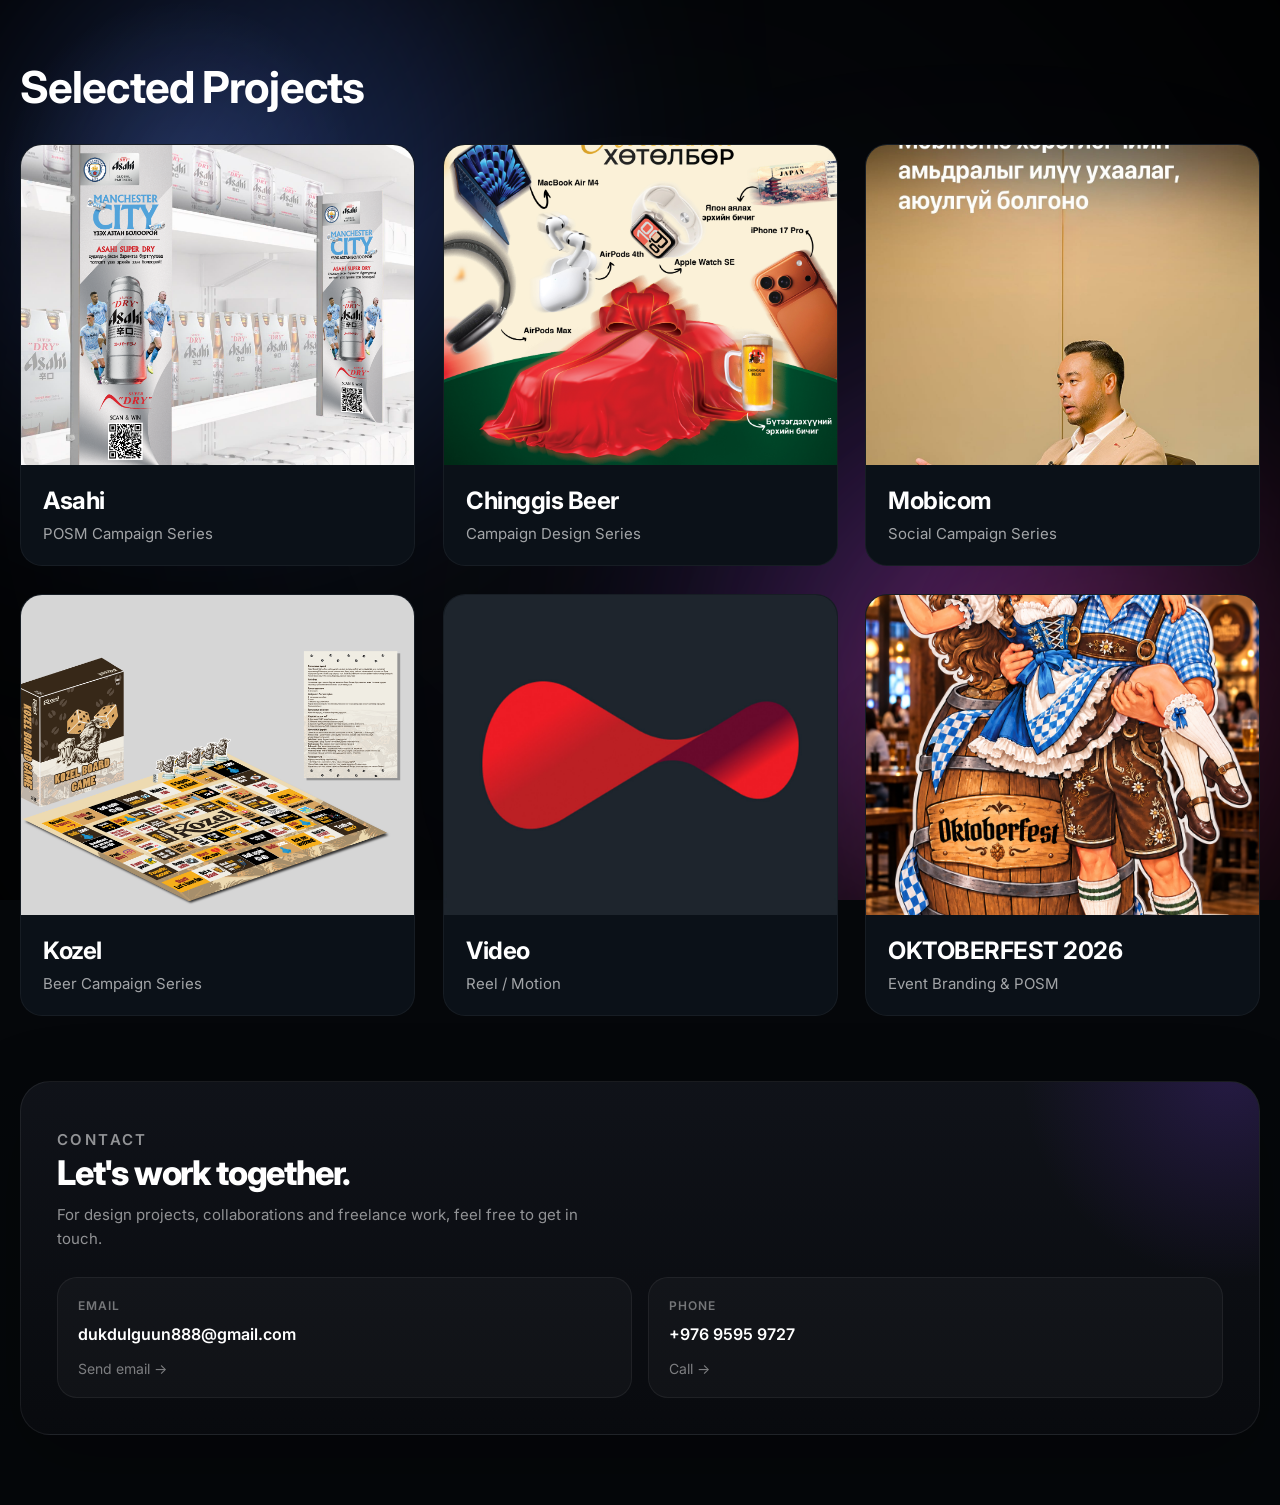
<file: index.html>
<!DOCTYPE html>
<html lang="mn">
<head>
<meta charset="UTF-8">
<meta name="viewport" content="width=device-width, initial-scale=1.0">

<title>Portfolio</title>

<link rel="preconnect" href="https://fonts.googleapis.com">
<link rel="preconnect" href="https://fonts.gstatic.com" crossorigin>
<link href="https://fonts.googleapis.com/css2?family=Inter:wght@300;400;500;600;700;800;900&display=swap" rel="stylesheet">

<style>

*{
box-sizing:border-box;
}

html{
scroll-behavior:smooth;
}

body{
margin:0;
font-family:Inter,sans-serif;
background:#05070a;
color:white;
overflow-x:hidden;
}


/* =========================
   BACKGROUND
========================= */

.bg{
position:fixed;
inset:0;
z-index:-5;
overflow:hidden;
}

.light{
position:absolute;
width:560px;
height:560px;
border-radius:50%;
filter:blur(130px);
opacity:.35;
mix-blend-mode:screen;
animation:float 18s ease-in-out infinite alternate;
}

.light1{
background:#4f7cff;
top:-120px;
left:-80px;
}

.light2{
background:#ff3c82;
bottom:-160px;
right:-120px;
animation-duration:22s;
}

.light3{
background:#7c3aed;
top:40%;
left:55%;
animation-duration:26s;
opacity:.25;
}

@keyframes float{

0%{
transform:translate(0,0) scale(1);
}

100%{
transform:translate(60px,-40px) scale(1.2);
}

}

.vignette{
position:fixed;
inset:0;
background:
radial-gradient(
circle at center,
transparent 40%,
rgba(0,0,0,.72) 100%
);
z-index:-4;
}


/* =========================
   CURSOR GLOW
========================= */

.cursor-glow{
position:fixed;
width:360px;
height:360px;
border-radius:50%;
background:
radial-gradient(
circle,
rgba(100,140,255,.18),
rgba(100,140,255,0) 70%
);
pointer-events:none;
z-index:-2;
mix-blend-mode:screen;
transition:transform .07s linear;
}


/* =========================
   MAIN LAYOUT
========================= */

.container{
width:1280px;
max-width:calc(100% - 40px);
margin:auto;
padding:60px 0 65px;
}

h1{
font-size:44px;
margin:0 0 30px;
letter-spacing:-.02em;
}


/* =========================
   PROJECT GRID
========================= */

.grid{
display:grid;
grid-template-columns:repeat(3,minmax(0,1fr));
gap:28px;
}


/* =========================
   PROJECT CARD
========================= */

.project-card{
contain:layout paint;
background:#0b1118;
border-radius:22px;
overflow:hidden;
border:1px solid rgba(255,255,255,.05);
transition:
transform .25s ease,
border-color .25s ease,
box-shadow .25s ease;
will-change:transform;
text-decoration:none;
color:white;
display:block;
min-width:0;
}

.project-card:hover{
transform:translateY(-6px);
border-color:rgba(255,255,255,.15);
box-shadow:0 20px 45px rgba(0,0,0,.35);
}


/* =========================
   THUMBNAIL
========================= */

.project-thumb{
height:320px;
overflow:hidden;
background:#111;
}

.project-thumb img{
width:100%;
height:100%;
object-fit:cover;
display:block;
transition:transform .35s ease;
}

.project-card:hover .project-thumb img{
transform:scale(1.05);
}


/* =========================
   PROJECT TEXT
========================= */

.project-info{
padding:22px;
}

.project-info h3{
margin:0;
font-size:24px;
line-height:1.2;
letter-spacing:-.02em;
}

.project-info p{
margin:8px 0 0;
opacity:.62;
font-size:15px;
}


/* =========================
   CONTACT FOOTER
========================= */

.footer{
width:1280px;
max-width:calc(100% - 40px);
margin:0 auto;
padding:0 0 70px;
}

.footer-inner{
position:relative;
overflow:hidden;
padding:36px;
background:
linear-gradient(
180deg,
rgba(17,20,27,.92) 0%,
rgba(9,11,15,.96) 100%
);
border:1px solid rgba(255,255,255,.07);
border-radius:30px;
box-shadow:0 25px 80px rgba(0,0,0,.28);
}

.footer-inner::before{
content:"";
position:absolute;
width:420px;
height:420px;
border-radius:50%;
right:-180px;
top:-220px;
background:
radial-gradient(
circle,
rgba(124,58,237,.20),
transparent 70%
);
pointer-events:none;
}

.footer-head{
position:relative;
z-index:1;
margin-bottom:26px;
}

.footer-label{
margin:0 0 8px;
font-size:12px;
font-weight:600;
letter-spacing:.16em;
text-transform:uppercase;
color:rgba(255,255,255,.42);
}

.footer-head h2{
margin:0;
font-size:34px;
font-weight:800;
letter-spacing:-.035em;
}

.footer-head p{
margin:10px 0 0;
max-width:540px;
font-size:15px;
line-height:1.6;
color:rgba(255,255,255,.55);
}


/* =========================
   CONTACT GRID
========================= */

.contact-grid{
position:relative;
z-index:1;
display:grid;
grid-template-columns:repeat(2,minmax(0,1fr));
gap:16px;
}

.contact-card{
display:block;
padding:20px;
border-radius:20px;
background:rgba(255,255,255,.03);
border:1px solid rgba(255,255,255,.06);
text-decoration:none;
color:white;
transition:
transform .25s ease,
border-color .25s ease,
background .25s ease;
}

.contact-card:hover{
transform:translateY(-4px);
border-color:rgba(255,255,255,.14);
background:rgba(255,255,255,.055);
}

.contact-title{
display:block;
margin-bottom:9px;
font-size:12px;
font-weight:600;
letter-spacing:.08em;
text-transform:uppercase;
color:rgba(255,255,255,.42);
}

.contact-value{
display:block;
font-size:16px;
font-weight:600;
line-height:1.5;
word-break:break-word;
}

.contact-arrow{
display:block;
margin-top:14px;
font-size:14px;
opacity:.45;
transition:.25s;
}

.contact-card:hover .contact-arrow{
opacity:.9;
transform:translateX(3px);
}


/* =========================
   RESPONSIVE
========================= */

@media(max-width:1100px){

.grid{
grid-template-columns:repeat(2,minmax(0,1fr));
}

.contact-grid{
grid-template-columns:1fr;
}

}

@media(max-width:700px){

.container{
max-width:calc(100% - 24px);
padding:40px 0 50px;
}

.footer{
max-width:calc(100% - 24px);
padding-bottom:45px;
}

h1{
font-size:34px;
}

.grid{
grid-template-columns:1fr;
gap:20px;
}

.project-thumb{
height:260px;
}

.footer-inner{
padding:26px;
border-radius:24px;
}

.footer-head h2{
font-size:28px;
}

}

</style>
</head>


<body>


<!-- =========================
     BACKGROUND
========================= -->

<div class="bg">
<div class="light light1"></div>
<div class="light light2"></div>
<div class="light light3"></div>
</div>

<div class="vignette"></div>

<div class="cursor-glow"></div>


<!-- =========================
     PROJECTS
========================= -->

<div class="container">

<h1>Selected Projects</h1>

<div class="grid">


<!-- =========================
     ASAHI
========================= -->

<a href="asahi.html" class="project-card">

<div class="project-thumb">
<img
src="work1.jpg.png"
alt="Asahi"
loading="lazy"
decoding="async">
</div>

<div class="project-info">
<h3>Asahi</h3>
<p>POSM Campaign Series</p>
</div>

</a>


<!-- =========================
     CHINGGIS BEER
========================= -->

<a href="chinggis.html" class="project-card">

<div class="project-thumb">
<img
src="CB work1.jpg.jpg"
alt="Chinggis Beer"
loading="lazy"
decoding="async">
</div>

<div class="project-info">
<h3>Chinggis Beer</h3>
<p>Campaign Design Series</p>
</div>

</a>


<!-- =========================
     MOBICOM
========================= -->

<a href="mobicom.html" class="project-card">

<div class="project-thumb">
<img
src="mb1.jpg.jpeg"
alt="Mobicom"
loading="lazy"
decoding="async">
</div>

<div class="project-info">
<h3>Mobicom</h3>
<p>Social Campaign Series</p>
</div>

</a>


<!-- =========================
     KOZEL
========================= -->

<a href="kozel.html" class="project-card">

<div class="project-thumb">
<img
src="kozel-1.jpg.png"
alt="Kozel"
loading="lazy"
decoding="async">
</div>

<div class="project-info">
<h3>Kozel</h3>
<p>Beer Campaign Series</p>
</div>

</a>


<!-- =========================
     VIDEO
========================= -->

<a href="video.html" class="project-card">

<div class="project-thumb">
<img
src="video-cover.jpg"
alt="Video"
loading="lazy"
decoding="async">
</div>

<div class="project-info">
<h3>Video</h3>
<p>Reel / Motion</p>
</div>

</a>


<!-- =========================
     OKTOBERFEST 2026
========================= -->

<a href="oktoberfest2026.html" class="project-card">

<div class="project-thumb">
<img
src="Photo Frame.png"
alt="OKTOBERFEST 2026"
loading="lazy"
decoding="async">
</div>

<div class="project-info">
<h3>OKTOBERFEST 2026</h3>
<p>Event Branding & POSM</p>
</div>

</a>


</div>

</div>


<!-- =========================
     CONTACT
========================= -->

<footer class="footer">

<div class="footer-inner">


<div class="footer-head">

<p class="footer-label">
Contact
</p>

<h2>
Let's work together.
</h2>

<p>
For design projects, collaborations and freelance work, feel free to get in touch.
</p>

</div>


<div class="contact-grid">


<!-- =========================
     EMAIL
========================= -->

<a
href="mailto:dukdulguun888@gmail.com"
class="contact-card"
>

<span class="contact-title">
Email
</span>

<span class="contact-value">
dukdulguun888@gmail.com
</span>

<span class="contact-arrow">
Send email →
</span>

</a>


<!-- =========================
     PHONE
========================= -->

<a
href="tel:+97695959727"
class="contact-card"
>

<span class="contact-title">
Phone
</span>

<span class="contact-value">
+976 9595 9727
</span>

<span class="contact-arrow">
Call →
</span>

</a>


</div>

</div>

</footer>


<!-- =========================
     SCRIPT
========================= -->

<script>

const glow = document.querySelector(".cursor-glow");

document.addEventListener("mousemove",(e)=>{

glow.style.transform =
`translate(${e.clientX-180}px,${e.clientY-180}px)`;

});

</script>


</body>
</html>
</file>
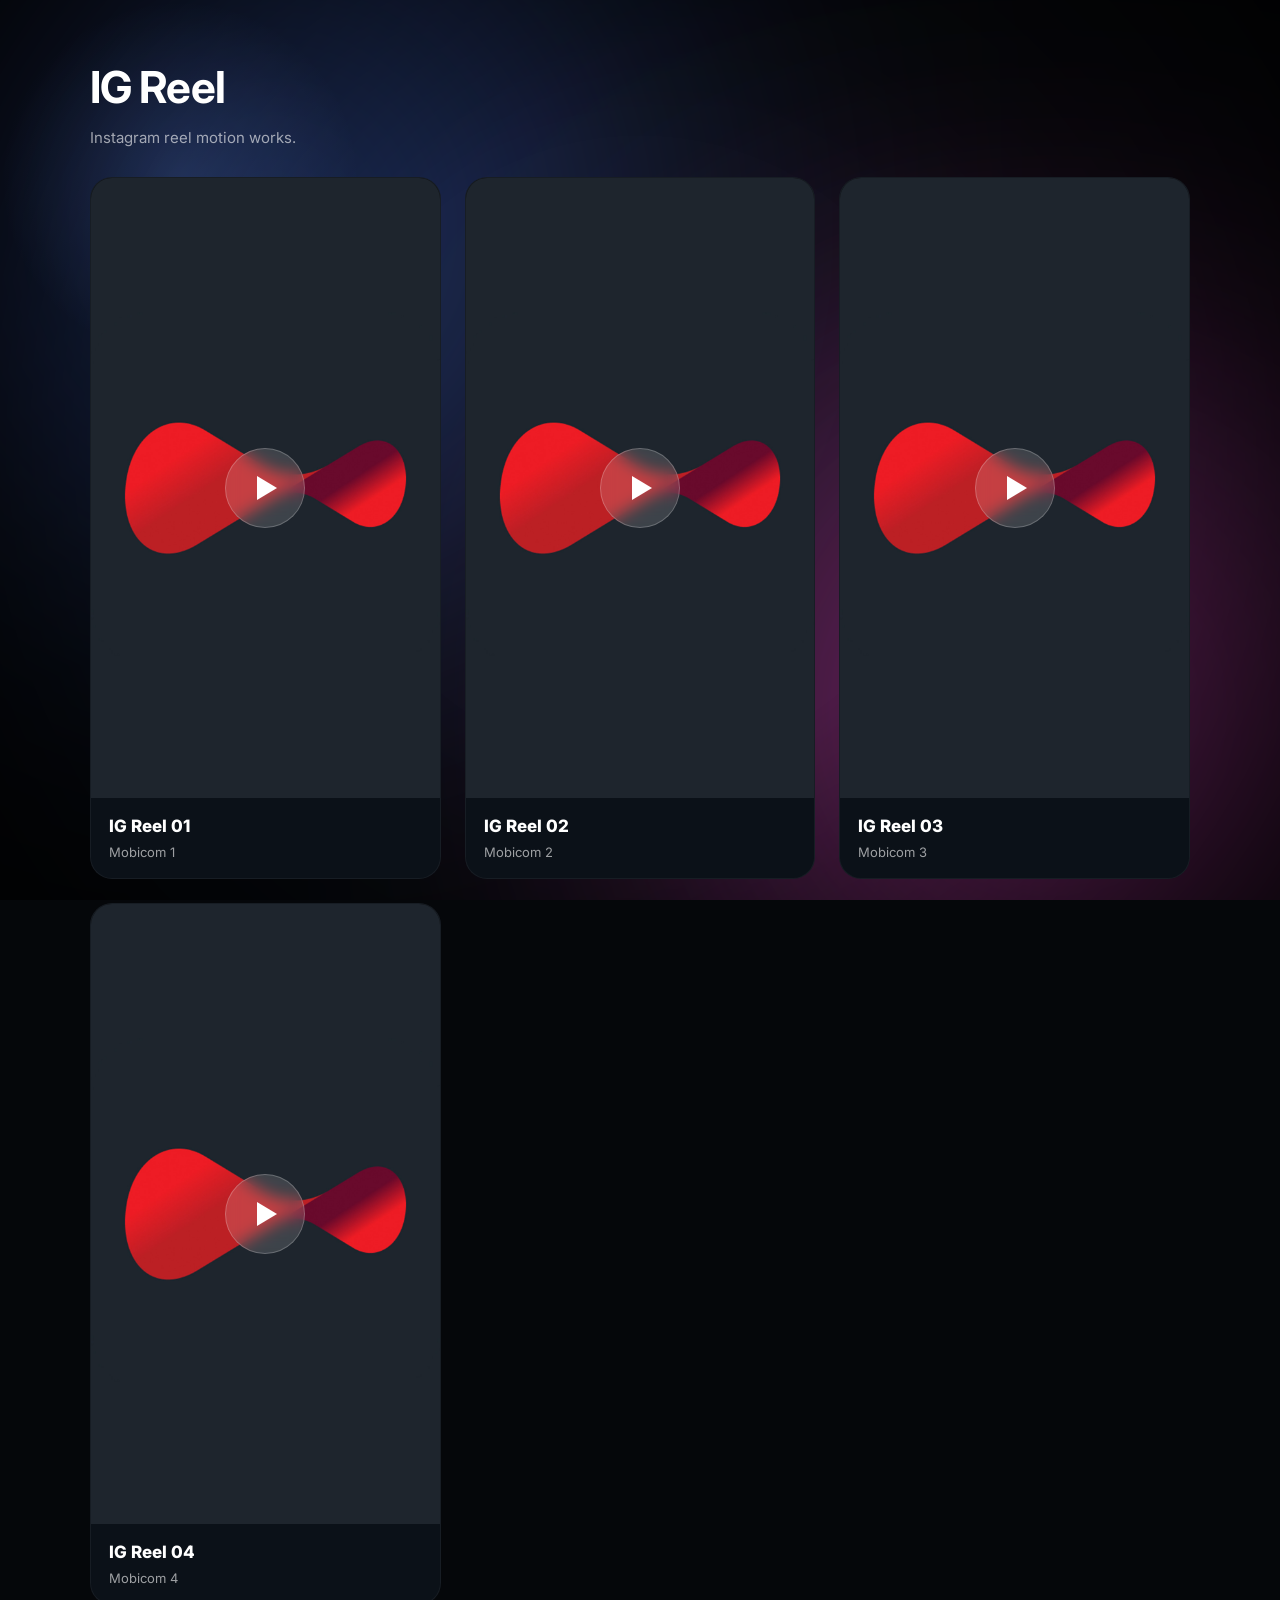
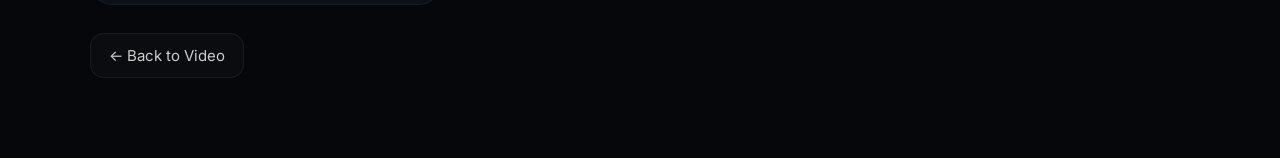
<file: igreel.html>
<!DOCTYPE html>
<html lang="en">
<head>
  <meta charset="UTF-8" />
  <meta name="viewport" content="width=device-width, initial-scale=1.0" />
  <title>IG Reel</title>
  <link href="https://fonts.googleapis.com/css2?family=Inter:wght@300;400;500;600;700;800;900&display=swap" rel="stylesheet" />

  <style>
    *{
      box-sizing:border-box;
    }

    body{
      margin:0;
      font-family:Inter,sans-serif;
      background:#05070a;
      color:white;
      overflow-x:hidden;
    }

    .bg{
      position:fixed;
      inset:0;
      z-index:-5;
      overflow:hidden;
    }

    .light{
      position:absolute;
      width:700px;
      height:700px;
      border-radius:50%;
      filter:blur(160px);
      opacity:.35;
      mix-blend-mode:screen;
      animation:float 18s ease-in-out infinite alternate;
    }

    .light1{
      background:#4f7cff;
      top:-120px;
      left:-80px;
    }

    .light2{
      background:#ff3c82;
      bottom:-160px;
      right:-120px;
      animation-duration:22s;
    }

    .light3{
      background:#7c3aed;
      top:40%;
      left:55%;
      animation-duration:26s;
      opacity:.25;
    }

    @keyframes float{
      0%{
        transform:translate(0,0) scale(1);
      }
      100%{
        transform:translate(60px,-40px) scale(1.2);
      }
    }

    .vignette{
      position:fixed;
      inset:0;
      background:radial-gradient(circle at center, transparent 40%, rgba(0,0,0,.7) 100%);
      z-index:-4;
    }

    .cursor-glow{
      position:fixed;
      width:360px;
      height:360px;
      border-radius:50%;
      background:radial-gradient(circle, rgba(100,140,255,.18), rgba(100,140,255,0) 70%);
      pointer-events:none;
      z-index:-2;
      mix-blend-mode:screen;
      transition:transform .07s linear;
    }

    .container{
      width:1100px;
      margin:auto;
      padding:60px 0 80px;
    }

    h1{
      font-size:44px;
      margin:0 0 14px;
      letter-spacing:-.02em;
    }

    .subtitle{
      margin:0 0 30px;
      opacity:.6;
      font-size:15px;
    }

    .video-grid{
      display:grid;
      grid-template-columns:repeat(3,1fr);
      gap:24px;
    }

    .video-card{
      background:#0b1118;
      border-radius:22px;
      overflow:hidden;
      border:1px solid rgba(255,255,255,.05);
      transition:.25s;
    }

    .video-card:hover{
      transform:translateY(-6px);
      border:1px solid rgba(255,255,255,.15);
      box-shadow:0 20px 45px rgba(0,0,0,.35);
    }

    .video-stage{
      position:relative;
      aspect-ratio:9/16;
      background:#111;
      overflow:hidden;
    }

    .video-cover{
      position:absolute;
      inset:0;
      cursor:pointer;
    }

    .video-cover img{
      width:100%;
      height:100%;
      object-fit:cover;
      display:block;
      transition:.35s;
    }

    .video-card:hover .video-cover img{
      transform:scale(1.04);
    }

    .play-btn{
      position:absolute;
      top:50%;
      left:50%;
      transform:translate(-50%,-50%);
      width:80px;
      height:80px;
      border-radius:50%;
      background:rgba(255,255,255,.14);
      border:1px solid rgba(255,255,255,.22);
      display:flex;
      align-items:center;
      justify-content:center;
      backdrop-filter:blur(8px);
    }

    .play-btn::after{
      content:"";
      width:0;
      height:0;
      border-left:20px solid white;
      border-top:12px solid transparent;
      border-bottom:12px solid transparent;
      margin-left:4px;
    }

    .inline-frame{
      width:100%;
      height:100%;
      border:none;
      display:none;
      background:#000;
    }

    .video-info{
      padding:18px;
    }

    .video-info h3{
      margin:0;
      font-size:17px;
      font-weight:800;
    }

    .video-info p{
      margin:8px 0 0;
      font-size:13px;
      opacity:.6;
    }

    .back-wrap{
      margin-top:28px;
    }

    .back-link{
      display:inline-block;
      text-decoration:none;
      color:#fff;
      font-size:15px;
      opacity:.8;
      padding:12px 18px;
      border-radius:14px;
      border:1px solid rgba(255,255,255,.08);
      background:rgba(255,255,255,.03);
      transition:.25s ease;
    }

    .back-link:hover{
      opacity:1;
      transform:translateY(-2px);
      border-color:rgba(255,255,255,.16);
      background:rgba(255,255,255,.05);
    }

    @media(max-width:900px){
      .container{
        width:90%;
      }

      .video-grid{
        grid-template-columns:repeat(2,1fr);
      }
    }

    @media(max-width:600px){
      .video-grid{
        grid-template-columns:1fr;
      }
    }
  </style>
</head>

<body>

  <div class="bg">
    <div class="light light1"></div>
    <div class="light light2"></div>
    <div class="light light3"></div>
  </div>

  <div class="vignette"></div>
  <div class="cursor-glow"></div>

  <div class="container">
    <h1>IG Reel</h1>
    <p class="subtitle">Instagram reel motion works.</p>

    <div class="video-grid">

      <div class="video-card">
        <div class="video-stage">
          <div class="video-cover" id="cover1" onclick="playVideo('frame1','cover1','https://www.instagram.com/reel/DPfpz0sFDvs/embed')">
            <img src="video-cover.jpg" alt="IG Reel 01">
            <div class="play-btn"></div>
          </div>
          <iframe id="frame1" class="inline-frame" allowfullscreen></iframe>
        </div>
        <div class="video-info">
          <h3>IG Reel 01</h3>
          <p>Mobicom 1</p>
        </div>
      </div>

      <div class="video-card">
        <div class="video-stage">
          <div class="video-cover" id="cover2" onclick="playVideo('frame2','cover2','https://www.instagram.com/reel/DP2s2bnkueh/embed')">
            <img src="video-cover.jpg" alt="IG Reel 02">
            <div class="play-btn"></div>
          </div>
          <iframe id="frame2" class="inline-frame" allowfullscreen></iframe>
        </div>
        <div class="video-info">
          <h3>IG Reel 02</h3>
          <p>Mobicom 2</p>
        </div>
      </div>

      <div class="video-card">
        <div class="video-stage">
          <div class="video-cover" id="cover3" onclick="playVideo('frame3','cover3','https://www.instagram.com/reel/DPLDtrxEgX_/embed')">
            <img src="video-cover.jpg" alt="IG Reel 03">
            <div class="play-btn"></div>
          </div>
          <iframe id="frame3" class="inline-frame" allowfullscreen></iframe>
        </div>
        <div class="video-info">
          <h3>IG Reel 03</h3>
          <p>Mobicom 3</p>
        </div>
      </div>

      <div class="video-card">
        <div class="video-stage">
          <div class="video-cover" id="cover4" onclick="playVideo('frame4','cover4','https://www.instagram.com/reel/DOdOYDWEvlo/embed')">
            <img src="video-cover.jpg" alt="IG Reel 04">
            <div class="play-btn"></div>
          </div>
          <iframe id="frame4" class="inline-frame" allowfullscreen></iframe>
        </div>
        <div class="video-info">
          <h3>IG Reel 04</h3>
          <p>Mobicom 4</p>
        </div>
      </div>

    </div>

    <div class="back-wrap">
      <a href="video.html" class="back-link">← Back to Video</a>
    </div>
  </div>

  <script>
    const glow = document.querySelector(".cursor-glow");

    document.addEventListener("mousemove",(e)=>{
      glow.style.transform = `translate(${e.clientX-180}px,${e.clientY-180}px)`;
    });

    function playVideo(frameId, coverId, url){
      document.getElementById(frameId).src = url;
      document.getElementById(frameId).style.display = "block";
      document.getElementById(coverId).style.display = "none";
    }
  </script>

</body>
</html>
</file>
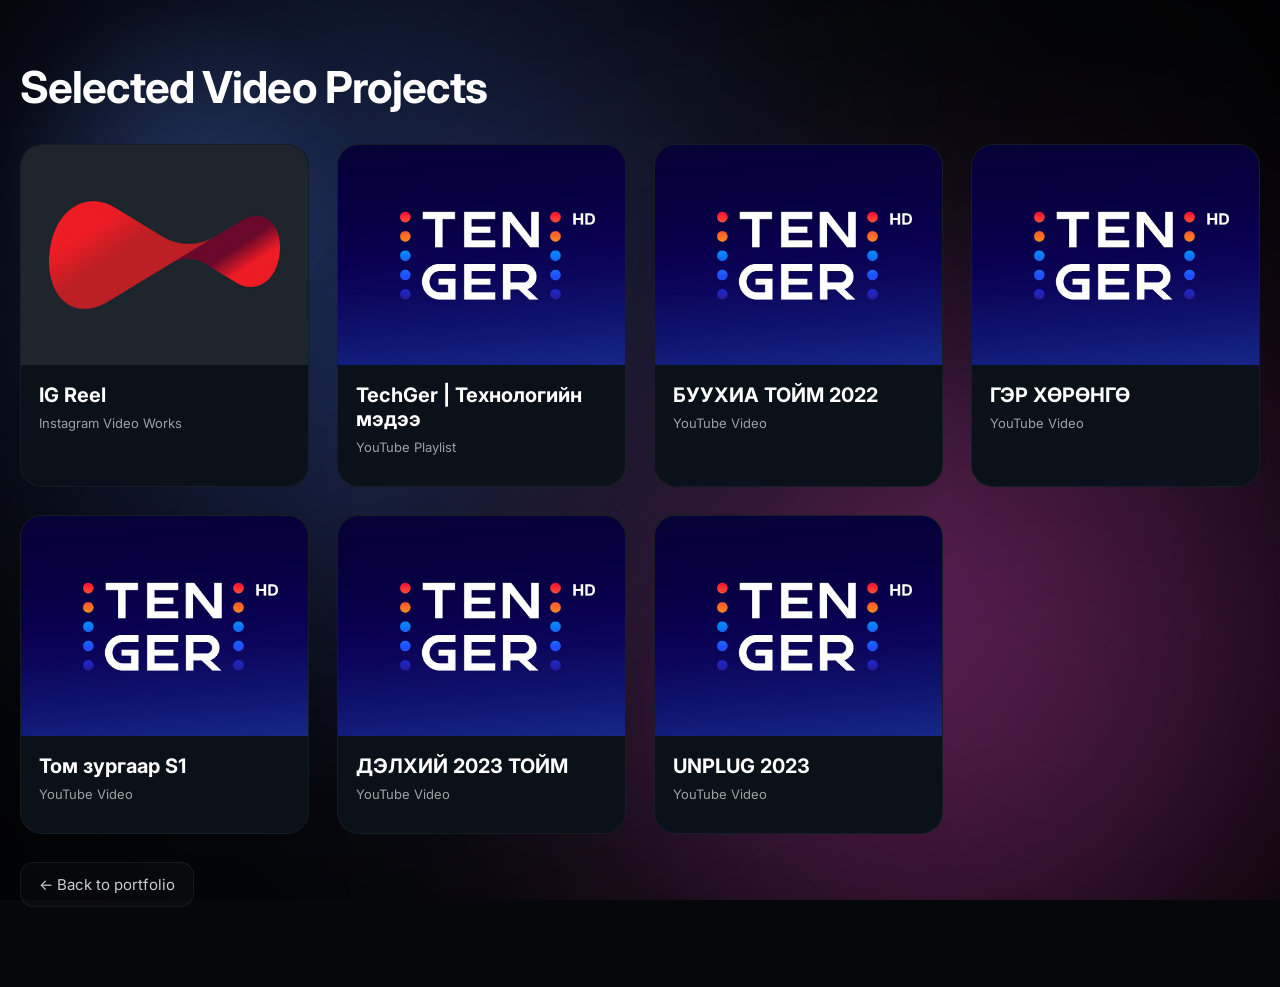
<file: video.html>
<!DOCTYPE html>
<html lang="en">

<head>
  <meta charset="UTF-8">
  <meta name="viewport" content="width=device-width, initial-scale=1.0">
  <title>Video Projects</title>

  <link href="https://fonts.googleapis.com/css2?family=Inter:wght@300;400;500;600;700;800;900&display=swap" rel="stylesheet">

  <style>
    * {
      box-sizing: border-box;
    }

    body {
      margin: 0;
      font-family: Inter, sans-serif;
      background: #05070a;
      color: white;
      overflow-x: hidden;
    }

    /* background lights */
    .bg {
      position: fixed;
      inset: 0;
      z-index: -5;
      overflow: hidden;
    }

    .light {
      position: absolute;
      width: 700px;
      height: 700px;
      border-radius: 50%;
      filter: blur(160px);
      opacity: .35;
      mix-blend-mode: screen;
      animation: float 18s ease-in-out infinite alternate;
    }

    .light1 {
      background: #4f7cff;
      top: -120px;
      left: -80px;
    }

    .light2 {
      background: #ff3c82;
      bottom: -160px;
      right: -120px;
      animation-duration: 22s;
    }

    .light3 {
      background: #7c3aed;
      top: 40%;
      left: 55%;
      animation-duration: 26s;
      opacity: .25;
    }

    @keyframes float {
      0% {
        transform: translate(0, 0) scale(1);
      }

      100% {
        transform: translate(60px, -40px) scale(1.2);
      }
    }

    .vignette {
      position: fixed;
      inset: 0;
      background: radial-gradient(circle at center, transparent 40%, rgba(0, 0, 0, .7) 100%);
      z-index: -4;
    }

    /* cursor glow */
    .cursor-glow {
      position: fixed;
      width: 360px;
      height: 360px;
      border-radius: 50%;
      background: radial-gradient(circle,
          rgba(100, 140, 255, .18),
          rgba(100, 140, 255, 0) 70%);
      pointer-events: none;
      z-index: -2;
      mix-blend-mode: screen;
      transition: transform .07s linear;
    }

    /* layout */
    .container {
      width: 1280px;
      max-width: calc(100% - 40px);
      margin: auto;
      padding: 60px 0 80px;
    }

    h1 {
      font-size: 44px;
      margin: 0 0 30px;
      letter-spacing: -.02em;
    }

    /* grid */
    .grid {
      display: grid;
      grid-template-columns: repeat(4, 1fr);
      gap: 28px;
    }

    /* card */
    .project-card {
      background: #0b1118;
      border-radius: 22px;
      overflow: hidden;
      border: 1px solid rgba(255, 255, 255, .05);
      transition: .25s;
      text-decoration: none;
      color: white;
      position: relative;
      display: block;
    }

    .project-card:hover {
      transform: translateY(-6px);
      border: 1px solid rgba(255, 255, 255, .15);
      box-shadow: 0 20px 45px rgba(0, 0, 0, .35);
    }

    /* thumbnail */
    .project-thumb {
      height: 220px;
      overflow: hidden;
      background: #111;
    }

    .project-thumb img {
      width: 100%;
      height: 100%;
      object-fit: cover;
      transition: .35s;
      display: block;
    }

    .project-card:hover img {
      transform: scale(1.05);
    }

    /* text */
    .project-info {
      padding: 18px;
    }

    .project-info h3 {
      margin: 0;
      font-size: 20px;
      line-height: 1.2;
    }

    .project-info p {
      margin-top: 8px;
      opacity: .6;
      font-size: 13px;
    }

    /* back button */
    .back-wrap {
      margin-top: 28px;
    }

    .back-link {
      display: inline-block;
      text-decoration: none;
      color: #fff;
      font-size: 15px;
      opacity: .8;
      padding: 12px 18px;
      border-radius: 14px;
      border: 1px solid rgba(255, 255, 255, .08);
      background: rgba(255, 255, 255, .03);
      transition: .25s ease;
    }

    .back-link:hover {
      opacity: 1;
      transform: translateY(-2px);
      border-color: rgba(255, 255, 255, .16);
      background: rgba(255, 255, 255, .05);
    }

    /* responsive */
    @media (max-width: 1200px) {
      .container {
        width: 95%;
      }

      .grid {
        grid-template-columns: repeat(3, 1fr);
      }
    }

    @media (max-width: 900px) {
      .grid {
        grid-template-columns: repeat(2, 1fr);
      }

      .project-thumb {
        height: 240px;
      }

      h1 {
        font-size: 34px;
      }
    }

    @media (max-width: 600px) {
      .grid {
        grid-template-columns: 1fr;
      }

      .project-thumb {
        height: 260px;
      }
    }
  </style>
</head>

<body>

  <div class="bg">
    <div class="light light1"></div>
    <div class="light light2"></div>
    <div class="light light3"></div>
  </div>

  <div class="vignette"></div>
  <div class="cursor-glow"></div>

  <div class="container">
    <h1>Selected Video Projects</h1>

    <div class="grid">

      <!-- IG REEL -->
      <a href="igreel.html" class="project-card">
        <div class="project-thumb">
          <img src="video-cover.jpg" alt="IG Reel">
        </div>
        <div class="project-info">
          <h3>IG Reel</h3>
          <p>Instagram Video Works</p>
        </div>
      </a>

      <!-- TECHGER -->
      <a
        href="https://www.youtube.com/playlist?list=PLF1ZFusRHmEkUq1vrz4Sao_ZT9QomHK5f"
        target="_blank"
        rel="noopener noreferrer"
        class="project-card"
      >
        <div class="project-thumb">
          <img src="techger-cover.jpg" alt="TechGer">
        </div>
        <div class="project-info">
          <h3>TechGer | Технологийн мэдээ</h3>
          <p>YouTube Playlist</p>
        </div>
      </a>

      <!-- BUUHIA TOIM -->
      <a
        href="https://www.youtube.com/watch?v=4ZKGG9rsepk&list=PLF1ZFusRHmEn16r-1EVmgE27qbRxEI53b&index=5"
        target="_blank"
        rel="noopener noreferrer"
        class="project-card"
      >
        <div class="project-thumb">
          <img src="techger-cover.jpg" alt="Buuhia Toim">
        </div>
        <div class="project-info">
          <h3>БУУХИА ТОЙМ 2022</h3>
          <p>YouTube Video</p>
        </div>
      </a>

      <!-- GER KHURUNGU -->
      <a
        href="https://www.youtube.com/watch?v=RcpyWLXdO6o&list=PLF1ZFusRHmEm_RcwIQ778vOUJGh5uYHMQ"
        target="_blank"
        rel="noopener noreferrer"
        class="project-card"
      >
        <div class="project-thumb">
          <img src="techger-cover.jpg" alt="Ger Khurungu">
        </div>
        <div class="project-info">
          <h3>ГЭР ХӨРӨНГӨ</h3>
          <p>YouTube Video</p>
        </div>
      </a>

      <!-- TOM ZURGAAR S1 -->
      <a
        href="https://www.youtube.com/watch?v=jpaDevKysn0&list=PLF1ZFusRHmEly3MQyJ1jvDSZnRtKvbUUG&index=1"
        target="_blank"
        rel="noopener noreferrer"
        class="project-card"
      >
        <div class="project-thumb">
          <img src="techger-cover.jpg" alt="Tom zurgaar S1">
        </div>
        <div class="project-info">
          <h3>Том зургаар S1</h3>
          <p>YouTube Video</p>
        </div>
      </a>

      <!-- DELKHIY 2023 TOIM -->
      <a
        href="https://www.youtube.com/watch?v=nXSPsD7pVP8&list=PLF1ZFusRHmEkRv_XJCnalCNUWDLoVSIRJ"
        target="_blank"
        rel="noopener noreferrer"
        class="project-card"
      >
        <div class="project-thumb">
          <img src="techger-cover.jpg" alt="Delkhiy 2023 Toim">
        </div>
        <div class="project-info">
          <h3>ДЭЛХИЙ 2023 ТОЙМ</h3>
          <p>YouTube Video</p>
        </div>
      </a>

      <!-- UNPLUG 2023 -->
      <a
        href="https://www.youtube.com/watch?v=6ylm_g01T-s&list=PLF1ZFusRHmEk68RymE82HEiUkNrUjh6Tf"
        target="_blank"
        rel="noopener noreferrer"
        class="project-card"
      >
        <div class="project-thumb">
          <img src="techger-cover.jpg" alt="UNPLUG 2023">
        </div>
        <div class="project-info">
          <h3>UNPLUG 2023</h3>
          <p>YouTube Video</p>
        </div>
      </a>

    </div>

    <div class="back-wrap">
      <a href="index.html" class="back-link">← Back to portfolio</a>
    </div>
  </div>

  <script>
    const glow = document.querySelector(".cursor-glow");

    document.addEventListener("mousemove", (e) => {
      glow.style.transform = `translate(${e.clientX - 180}px, ${e.clientY - 180}px)`;
    });
  </script>

</body>
</html>
</file>
